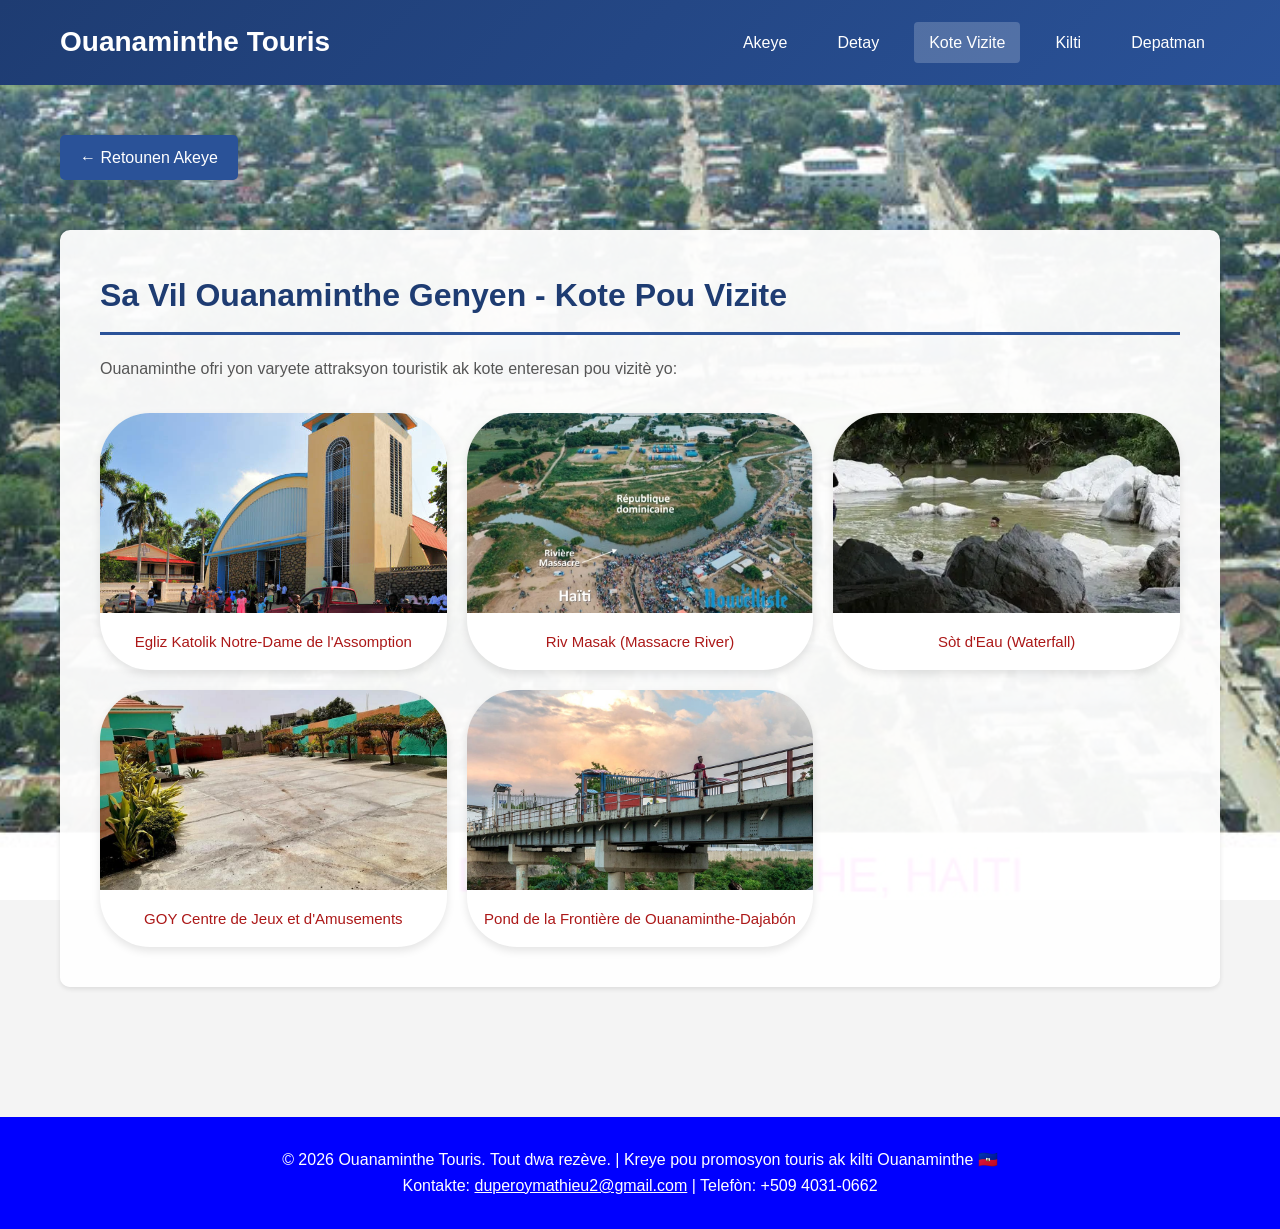
<file: components/attractions.html>
<!DOCTYPE html>
<html lang="ht">
<head>
    <meta charset="UTF-8">
    <meta name="viewport" content="width=device-width, initial-scale=1.0">
    <title>Kote Vizite nan Ouanaminthe</title>
    <link rel="stylesheet" href="../styles.css">
</head>
<body>
    <header>
        <div class="header-content">
            <div class="logo">
                <span>Ouanaminthe Touris</span>
            </div>

            <nav>
                <a href="../index.html" class="nav-link">Akeye</a>
                <a href="details.html" class="nav-link">Detay</a>
                <a href="attractions.html" class="nav-link active">Kote Vizite</a>
                <a href="culture.html" class="nav-link">Kilti</a>
                <a href="departments.html" class="nav-link">Depatman</a>
            </nav>
        </div>
    </header>

    <main>
        <section id="attractions" class="page active">
            <div class="container">
                <a href="../index.html" class="back-btn">← Retounen Akeye</a>
                <div class="content-section">
                    <h2>Sa Vil Ouanaminthe Genyen - Kote Pou Vizite</h2>
                    <p>Ouanaminthe ofri yon varyete attraksyon touristik ak kote enteresan pou vizitè yo:</p>
                    <div class="gallery-grid">
                        <div class="gallery-item">
                            <img src="../IMAGES/image_1.jpg" alt="Egliz Katolik Notre-Dame de l'Assomption">
                            <p>Egliz Katolik Notre-Dame de l'Assomption</p>
                        </div>
                        <div class="gallery-item">
                            <img src="../IMAGES/Rivye_Masak.jpg" alt="LaRivire de  Masak">
                            <p>Riv Masak (Massacre River)</p>
                        </div>
                        <div class="gallery-item">
                            <img src="../IMAGES/Saut-d'eau_Capotille.png" alt="Saut d'Eau">
                            <p>Sòt d'Eau (Waterfall)</p>
                        </div>
                        <div class="gallery-item">
                            <img src="../IMAGES/plenty-of-gated-parking.jpg" alt="GOY Centre de Jeux et d'Amusements">
                            <p>GOY Centre de Jeux et d'Amusements</p>
                        </div>
                        <div class="gallery-item">
                            <img src="../IMAGES/pond_de_la_frntiere.jpg" alt="Pon Fwontyè">
                            <p>Pond de la Frontière de Ouanaminthe-Dajabón</p>
                        </div>
                    
        </section>
    </main>

    <footer>
        <p>&copy; 2026 Ouanaminthe Touris. Tout dwa rezève. | Kreye pou promosyon touris ak kilti Ouanaminthe 🇭🇹</p>
        <p>Kontakte: <a href="duperoymathieu2@gmail.com">duperoymathieu2@gmail.com</a> | Telefòn: +509 4031-0662</p>
    </footer>
</body>
</html>
</file>
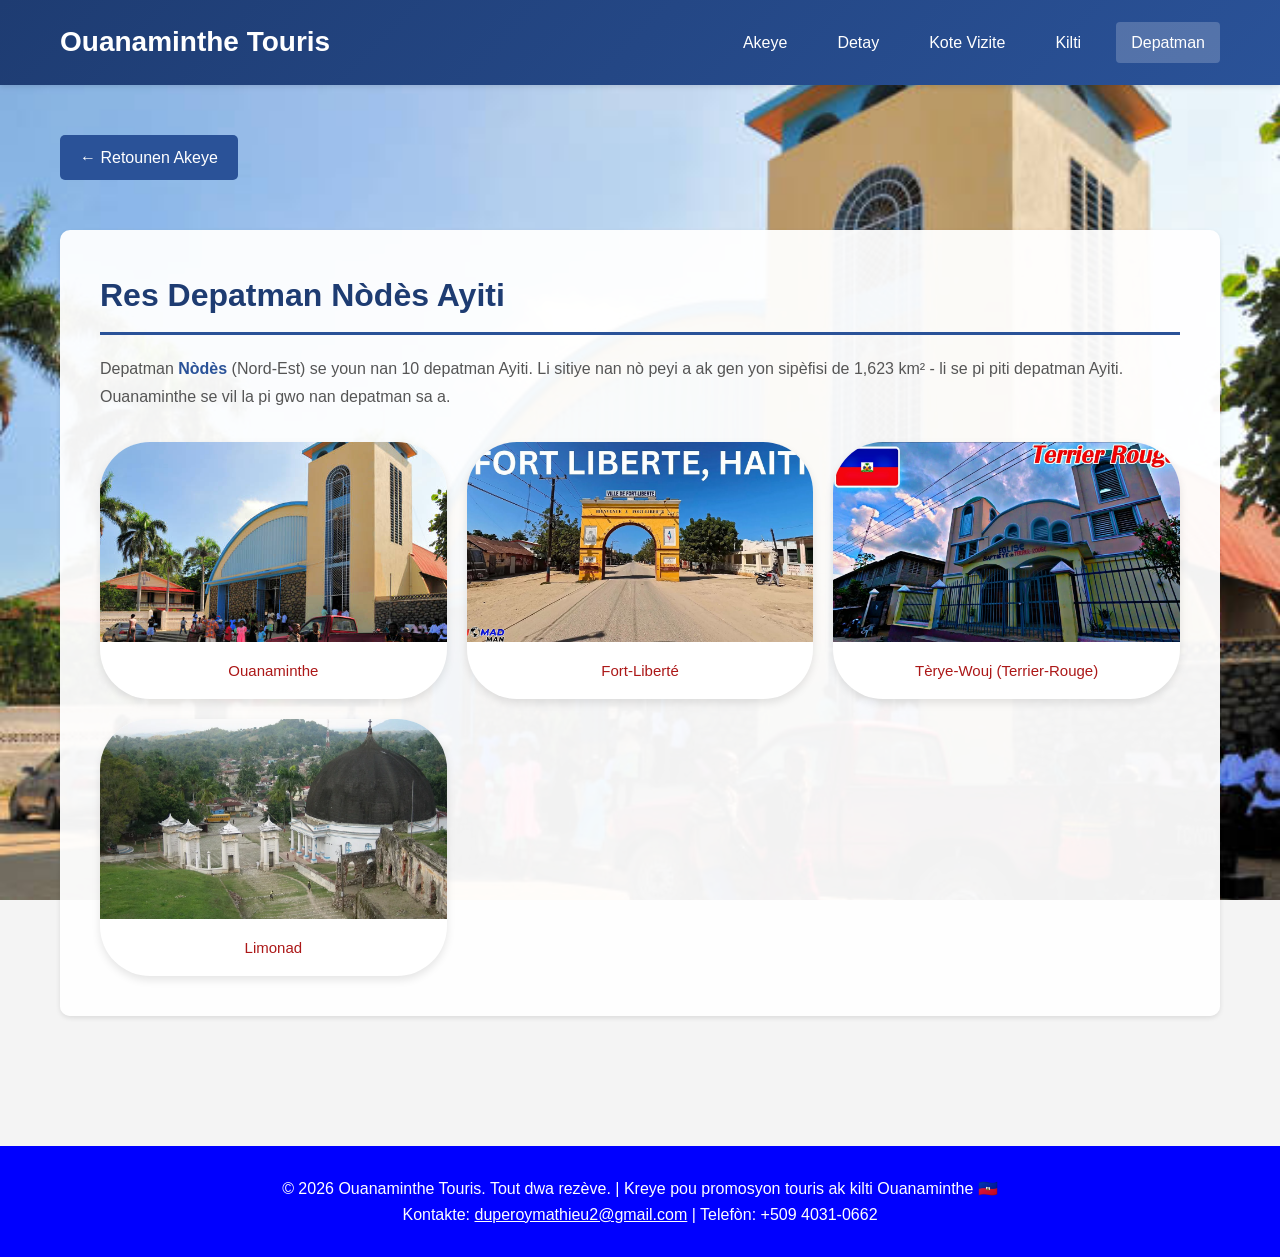
<file: components/departments.html>
<!DOCTYPE html>
<html lang="ht">
<head>
    <meta charset="UTF-8">
    <meta name="viewport" content="width=device-width, initial-scale=1.0">
    <title>Depatman Nòdès Ayiti</title>
    <link rel="stylesheet" href="../styles.css">
</head>
<body>
    <header>
        <div class="header-content">
            <div class="logo">
                <span>Ouanaminthe Touris</span>
            </div>
            <nav>
                <a href="../index.html" class="nav-link">Akeye</a>
                <a href="details.html" class="nav-link">Detay</a>
                <a href="attractions.html" class="nav-link">Kote Vizite</a>
                <a href="culture.html" class="nav-link">Kilti</a>
                <a href="departments.html" class="nav-link active">Depatman</a>
            </nav>
        </div>
    </header>

    <main>
        <section id="departments" class="page active">
            <div class="container">
                <a href="../index.html" class="back-btn">← Retounen Akeye</a>
                <div class="content-section">
                    <h2>Res Depatman Nòdès Ayiti</h2>
                    <p>Depatman <span class="highlight">Nòdès</span> (Nord-Est) se youn nan 10 depatman Ayiti. Li sitiye nan nò peyi a ak gen yon sipèfisi de 1,623 km² - li se pi piti depatman Ayiti. Ouanaminthe se vil la pi gwo nan depatman sa a.</p>
                    <div class="gallery-grid">
                        <div class="gallery-item">
                            <img src="../IMAGES/image_1.jpg" alt="Ouanaminthe">
                            <p>Ouanaminthe</p>
                        </div>
                        <div class="gallery-item">
                            <img src="../IMAGES/Fort-liberte.jpg" alt="Fort-Liberté">
                            <p>Fort-Liberté</p>
                        </div>
                    
                        <div class="gallery-item">
                            <img src="../IMAGES/Terrier-Rouge.jpg" alt="Tèrye-Wouj">
                            <p>Tèrye-Wouj (Terrier-Rouge)</p>
                        </div>
                        <div class="gallery-item">
                            <img src="../IMAGES/Limonade.png" alt="Limonad">
                            <p>Limonad</p>
                        </div>
                    
        </section>
    </main>

    <footer>
        <p>&copy; 2026 Ouanaminthe Touris. Tout dwa rezève. | Kreye pou promosyon touris ak kilti Ouanaminthe 🇭🇹</p>
        <p>Kontakte: <a href="duperoymathieu2@gmail.com">duperoymathieu2@gmail.com</a> | Telefòn: +509 4031-0662</p>
    </footer>
</body>
</html>
</file>
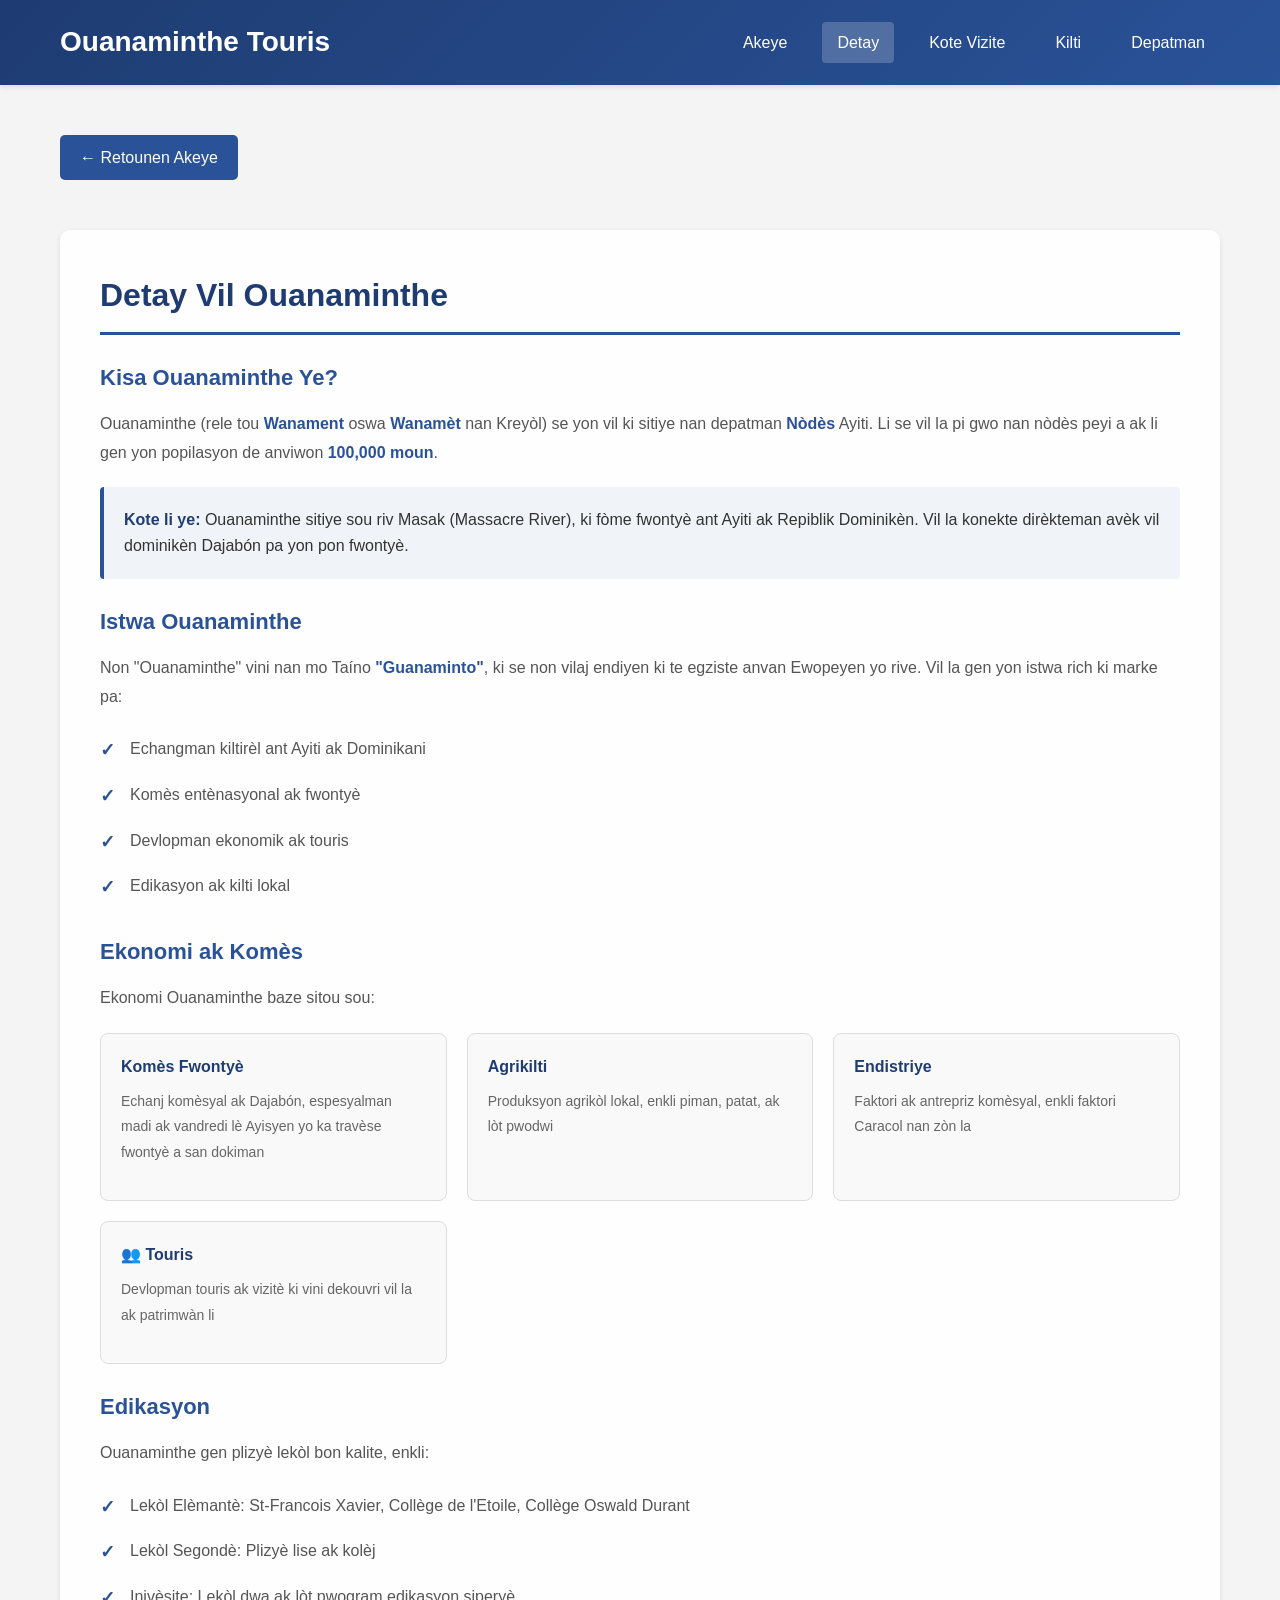
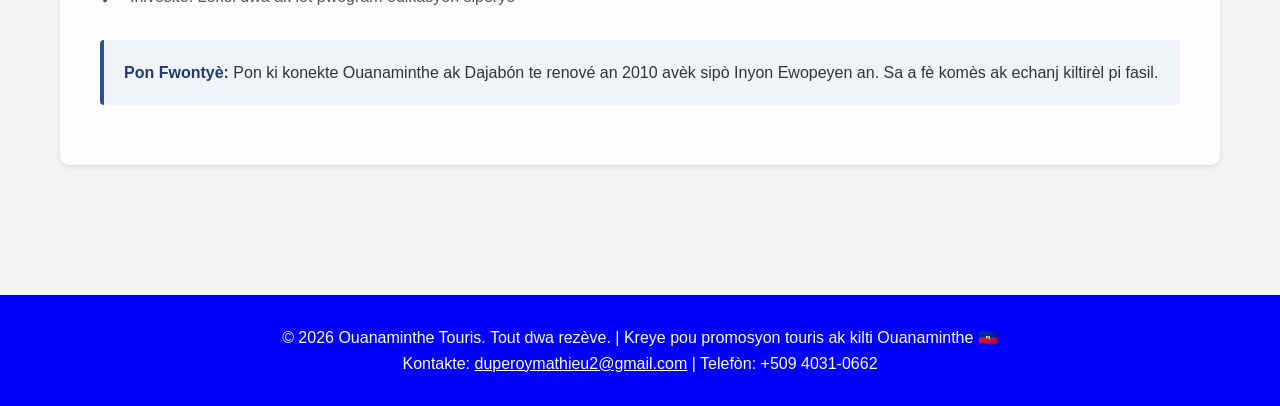
<file: components/details.html>
<!DOCTYPE html>
<html lang="ht">
<head>
    <meta charset="UTF-8">
    <meta name="viewport" content="width=device-width, initial-scale=1.0">
    <title>Detay Vil Ouanaminthe</title>
    <link rel="stylesheet" href="../styles.css">
</head>
<body>
    <header>
        <div class="header-content">
            <div class="logo">
                <span>Ouanaminthe Touris</span>
            </div>
            <nav>
                <a href="../index.html" class="nav-link">Akeye</a>
                <a href="../details.html" class="nav-link active">Detay</a>
                <a href="attractions.html" class="nav-link">Kote Vizite</a>
                <a href="culture.html" class="nav-link">Kilti</a>
                <a href="departments.html" class="nav-link">Depatman</a>
            </nav>
        </div>
    </header>

    <main>
        <section id="dclsetails" class="page active">
            <div class="container">
                <a href="../index.html" class="back-btn">← Retounen Akeye</a>
                <div class="content-section">
                    <h2>Detay Vil Ouanaminthe</h2>
                    <h3>Kisa Ouanaminthe Ye?</h3>
                    <p>Ouanaminthe (rele tou <span class="highlight">Wanament</span> oswa <span class="highlight">Wanamèt</span> nan Kreyòl) se yon vil ki sitiye nan depatman <span class="highlight">Nòdès</span> Ayiti. Li se vil la pi gwo nan nòdès peyi a ak li gen yon popilasyon de anviwon <span class="highlight">100,000 moun</span>.</p>
                    <div class="info-box">
                        <strong>Kote li ye:</strong> Ouanaminthe sitiye sou riv Masak (Massacre River), ki fòme fwontyè ant Ayiti ak Repiblik Dominikèn. Vil la konekte dirèkteman avèk vil dominikèn Dajabón pa yon pon fwontyè.
                    </div>
                    <h3>Istwa Ouanaminthe</h3>
                    <p>Non "Ouanaminthe" vini nan mo Taíno <span class="highlight">"Guanaminto"</span>, ki se non vilaj endiyen ki te egziste anvan Ewopeyen yo rive. Vil la gen yon istwa rich ki marke pa:</p>
                    <ul class="list-items">
                        <li>Echangman kiltirèl ant Ayiti ak Dominikani</li>
                        <li>Komès entènasyonal ak fwontyè</li>
                        <li>Devlopman ekonomik ak touris</li>
                        <li>Edikasyon ak kilti lokal</li>
                    </ul>
                    <h3>Ekonomi ak Komès</h3>
                    <p>Ekonomi Ouanaminthe baze sitou sou:</p>
                    <div class="grid-2">
                        <div class="card">
                            <h4>Komès Fwontyè</h4>
                            <p>Echanj komèsyal ak Dajabón, espesyalman madi ak vandredi lè Ayisyen yo ka travèse fwontyè a san dokiman</p>
                        </div>
                        <div class="card">
                            <h4>Agrikilti</h4>
                            <p>Produksyon agrikòl lokal, enkli piman, patat, ak lòt pwodwi</p>
                        </div>
                        <div class="card">
                            <h4>Endistriye</h4>
                            <p>Faktori ak antrepriz komèsyal, enkli faktori Caracol nan zòn la</p>
                        </div>
                        <div class="card">
                            <h4>👥 Touris</h4>
                            <p>Devlopman touris ak vizitè ki vini dekouvri vil la ak patrimwàn li</p>
                        </div>
                    </div>
                    <h3>Edikasyon</h3>
                    <p>Ouanaminthe gen plizyè lekòl bon kalite, enkli:</p>
                    <ul class="list-items">
                        <li>Lekòl Elèmantè: St-Francois Xavier, Collège de l'Etoile, Collège Oswald Durant</li>
                        <li>Lekòl Segondè: Plizyè lise ak kolèj</li>
                        <li>Inivèsite: Lekòl dwa ak lòt pwogram edikasyon siperyè</li>
                    </ul>
                    <div class="info-box">
                        <strong>Pon Fwontyè:</strong> Pon ki konekte Ouanaminthe ak Dajabón te renové an 2010 avèk sipò Inyon Ewopeyen an. Sa a fè komès ak echanj kiltirèl pi fasil.
                    </div>
                </div>
            </div>
        </section>
    </main>

    <footer>
        <p>&copy; 2026 Ouanaminthe Touris. Tout dwa rezève. | Kreye pou promosyon touris ak kilti Ouanaminthe 🇭🇹</p>
        <p>Kontakte: <a href="duperoymathieu2@gmail.com">duperoymathieu2@gmail.com</a> | Telefòn: +509 4031-0662</p>
    </footer>
</body>
</html>
</file>
<file: styles.css>
/* Reset CSS */
* {
    margin: 0;
    padding: 0;
    box-sizing: border-box;
}

/* Body Styles */
body {
    font-family: 'Arial', sans-serif;
    line-height: 1.6;
    color: #333333;
    background-color: #f4f4f4;
}

/* Header Styles */
header {
    background: linear-gradient(135deg, #1e3c72 0%, #2a5298 100%);
    color: white;
    padding: 20px 0;
    box-shadow: 0 2px 5px rgba(0,0,0,0.1);
    position: sticky;
    top: 0;
    z-index: 100;
}

.header-content {
    max-width: 1200px;
    margin: 0 auto;
    padding: 0 20px;
    display: flex;
    justify-content: space-between;
    align-items: center;
}

.logo {
    font-size: 28px;
    font-weight: bold;
    display: flex;
    align-items: center;
    gap: 10px;
}
.logo {
    display: flex;
    align-items: center;
    gap: 10px;
}

.logo-img {
    width: 50px;
    height: 50px;
    object-fit: contain;
}

nav {
    display: flex;
    gap: 20px;
}

nav a {
    color: white;
    text-decoration: none;
    padding: 8px 15px;
    border-radius: 4px;
    transition: background 0.3s;
}

nav a:hover, nav a.active {
    background-color: rgba(255,255,255,0.2);
}

/* Main Content Container */
.container {
    max-width: 1200px;
    margin: 0 auto;
    padding: 0 20px;
}

/* Page Transitions */
.page {
    display: none;
    animation: fadeIn 0.5s ease-in;
    background-size: cover;
    background-position: center;
    background-attachment: fixed;
    padding: 50px 0;
    min-height: auto;
}

.page.active {
    display: block;
}

@keyframes fadeIn {
    from { opacity: 0; }
    to { opacity: 1; }
}

/* Home Page Specific Styles */
#home {
    background: ("images/home-bg.jpg");
    background-size: cover;
    background-position: center;
    background-attachment: fixed;
    padding: 80px 0 50px 0;
}

/* Background images for separate pages */
#details.page {
    background: linear-gradient(rgba(30, 60, 114, 0.7), rgba(42, 82, 152, 0.7)), 
                url("../images/details-bg.jpg");
    background-size: cover;
    background-position: center;
    background-attachment: fixed;
}

#attractions.page {
    background: url("IMAGES/image_2.jpg");
    background-size: cover;
    background-position: center;
    background-attachment: fixed;
}

#culture.page {
    background: url("IMAGES/image_2.png");
    background-size: cover;
    background-position: center;
    background-attachment: fixed;
}

#departments.page {
    background: url("IMAGES/image_1.jpg");
    background-size: cover;
    background-position: center;
    background-attachment: fixed;
}

.hero {
    color: rgb(192, 12, 12);
    padding: 60px 20px;
    text-align: center;
    margin-bottom: 30px;
}

.hero h1 {
    font-size: 48px;
    margin-bottom: 20px;
    text-shadow: 2px 2px 4px rgba(172, 24, 24, 0.5);
}

.hero p {
    font-size: 20px;
    margin-bottom: 30px;
    text-shadow: 1px 1px 2px rgba(202, 21, 21, 0.5);
}

.intro-text {
    background: rgba(255, 255, 255, 0.95);
    padding: 30px;
    border-radius: 10px;
    box-shadow: 0 2px 5px rgba(0,0,0,0.1);
    margin-bottom: 50px;
    text-align: center;
}

.intro-text h2 {
    color: #1e3c72;
    margin-bottom: 15px;
    font-size: 28px;
}

.intro-text p {
    color: #555;
    font-size: 16px;
    line-height: 1.7;
}

.buttons-grid {
    display: grid;
    grid-template-columns: repeat(auto-fit, minmax(250px, 1fr));
    gap: 30px;
    margin: 30px 0;
    padding: 30px 0;
}

.btn-card {
    position: relative;
    background-size: cover;
    background-position: center;
    color: white;
    padding: 40px 20px;
    border-radius: 10px;
    text-align: center;
    cursor: pointer;
    transition: transform 0.3s, box-shadow 0.3s;
    box-shadow: 0 4px 8px rgba(0,0,0,0.1);
    border: none;
    overflow: hidden;
    min-height: 200px;
    display: flex;
    flex-direction: column;
    justify-content: center;
    align-items: center;
}

.btn-card .overlay {
    position: absolute;
    top: 0;
    left: 0;
    width: 100%;
    height: 100%;
    background: rgba(30, 60, 114, 0.6); /* Dark overlay */
    transition: background 0.3s;
}

.btn-card:hover .overlay {
    background: rgba(42, 82, 152, 0.7); /* Lighter on hover */
}

.btn-card .btn-content {
    position: relative;
    z-index: 1;
}

.btn-card:hover {
    transform: translateY(-10px);
    box-shadow: 0 8px 12px rgba(0,0,0,0.2);
}

.btn-card-icon {
    font-size: 48px;
    margin-bottom: 15px;
    min-height: 50px;
}

.btn-card h3 {
    color: white;
    margin-bottom: 10px;
    font-size: 22px;
    text-shadow: 1px 1px 2px rgba(0,0,0,0.5);
}

.btn-card p {
    color: rgba(255, 255, 255, 0.9);
    font-size: 14px;
    text-shadow: 1px 1px 2px rgba(0,0,0,0.5);
}

/* General Page Content Styles */
.content-section {
    background: rgba(255, 255, 255, 0.95);
    padding: 40px;
    margin: 30px 0;
    border-radius: 10px;
    box-shadow: 0 2px 5px rgba(0,0,0,0.1);
}

.content-section h2 {
    color: #1e3c72;
    margin-bottom: 20px;
    font-size: 32px;
    border-bottom: 3px solid #2a5298;
    padding-bottom: 10px;
}

.content-section h3 {
    color: #2a5298;
    margin-top: 25px;
    margin-bottom: 15px;
    font-size: 22px;
}

.content-section p {
    margin-bottom: 15px;
    line-height: 1.8;
    color: #555;
}

.info-box {
    background: rgba(240, 244, 248, 0.95);
    padding: 20px;
    border-left: 4px solid #2a5298;
    margin: 20px 0;
    border-radius: 4px;
}

.info-box strong {
    color: #1e3c72;
}

.grid-2 {
    display: grid;
    grid-template-columns: repeat(auto-fit, minmax(300px, 1fr));
    gap: 20px;
    margin: 20px 0;
}

.card {
    background: rgba(249, 249, 249, 0.95);
    padding: 20px;
    border-radius: 8px;
    border: 1px solid #ddd;
}

.card h4 {
    color: #1e3c72;
    margin-bottom: 10px;
}

.card p {
    font-size: 14px;
    color: #666;
}

/* Gallery Styles */
.gallery-grid {
    display: grid;
    grid-template-columns: repeat(auto-fit, minmax(280px, 1fr));
    gap: 20px;
    margin-top: 30px;
}

.gallery-item {
    background: white;
    border-radius: 50px;
    overflow: hidden;
    box-shadow: 0 4px 8px rgba(0,0,0,0.1);
    transition: transform 0.3s, box-shadow 0.3s;
}

.gallery-item:hover {
    transform: translateY(-5px);
    box-shadow: 0 8px 16px rgba(0,0,0,0.2);
}

.gallery-item img {
    width: 100%;
    height: 200px;
    object-fit: cover;
    display: block;
}

.gallery-item p {
    padding: 15px;
    font-size: 15px;
    color: #ac1818;
    text-align: center;
    margin-bottom: 0;
}

/* Footer Styles */
footer {
    background: blue;
    color: rgb(255, 255, 255);
    text-align: center;
    padding: 30px 20px;
    margin-top: 50px;
}

footer a {
    color: white;
    text-decoration: underline;
    cursor: pointer;
    transition: color 0.3s;
}

footer a:hover {
    color: #ffcc00;
}

.back-btn {
    display: inline-block;
    background: #2a5298;
    color: white;
    padding: 10px 20px;
    border-radius: 5px;
    text-decoration: none;
    margin-bottom: 20px;
    cursor: pointer;
    border: none;
    font-size: 16px;
    transition: background 0.3s;
}

.back-btn:hover {
    background: #1e3c72;
}

.highlight {
    color: #2a5298;
    font-weight: bold;
}

.list-items {
    list-style: none;
    padding: 0;
}

.list-items li {
    padding: 10px 0;
    padding-left: 30px;
    position: relative;
    color: #555;
}

.list-items li:before {
    content: "✓";
    position: absolute;
    left: 0;
    color: #2a5298;
    font-weight: bold;
    font-size: 18px;
}

/* Responsive Design */
@media (max-width: 768px) {
    .header-content {
        flex-direction: column;
        text-align: center;
    }

    nav {
        margin-top: 15px;
        flex-wrap: wrap;
        justify-content: center;
    }

    .hero h1 {
        font-size: 32px;
    }

    .hero p {
        font-size: 16px;
    }

    .buttons-grid {
        grid-template-columns: 1fr;
    }

    .page {
        background-attachment: scroll;
    }

    .content-section {
        padding: 20px;
    }

    .intro-text {
        padding: 20px;
    }

    .intro-text h2 {
        font-size: 24px;
    }

    .gallery-grid {
        grid-template-columns: repeat(auto-fit, minmax(200px, 1fr));
    }
}

@media (max-width: 480px) {
    .btn-card {
        min-height: 150px;
    }

    .btn-card-icon {
        font-size: 36px;
        min-height: 40px;
    }

    .btn-card h3 {
        font-size: 18px;
    }

    .btn-card p {
        font-size: 12px;
    }

    .content-section h2 {
        font-size: 28px;
    }

    .content-section h3 {
        font-size: 20px;
    }
}
</file>
